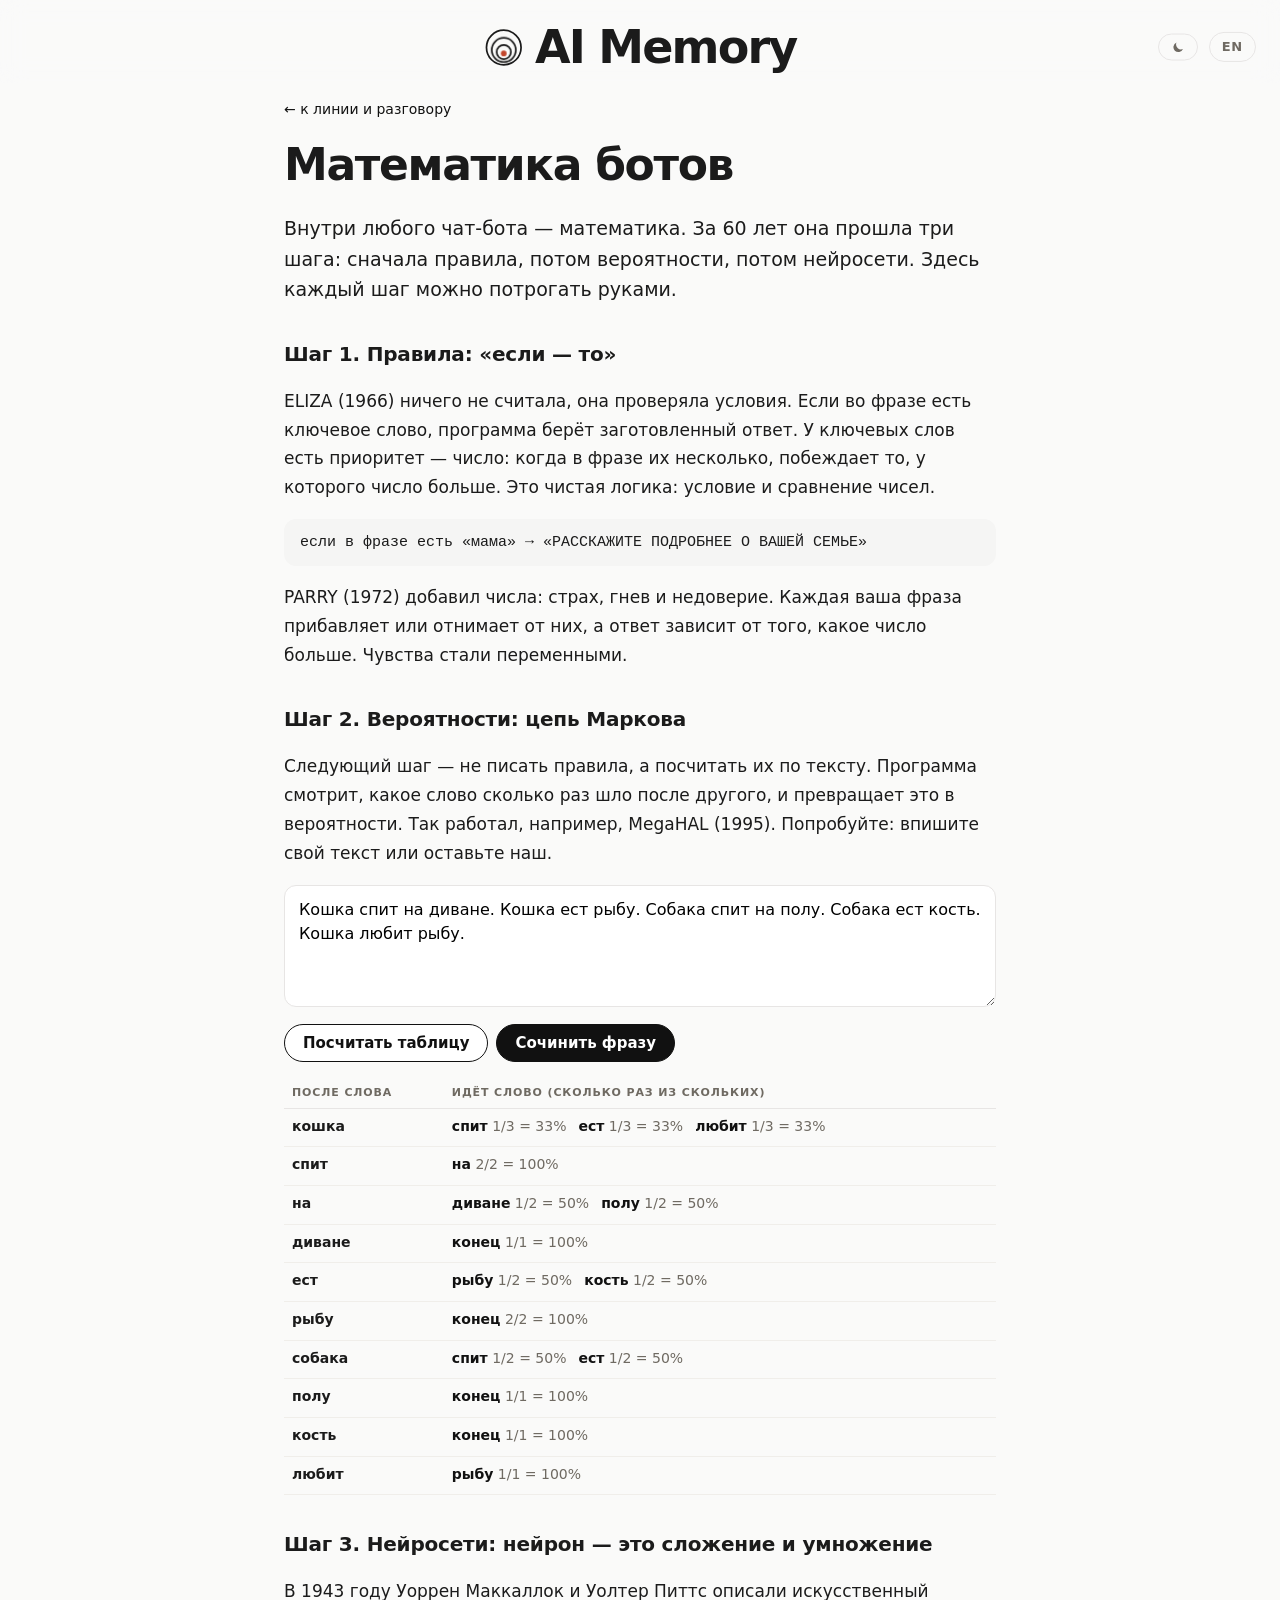
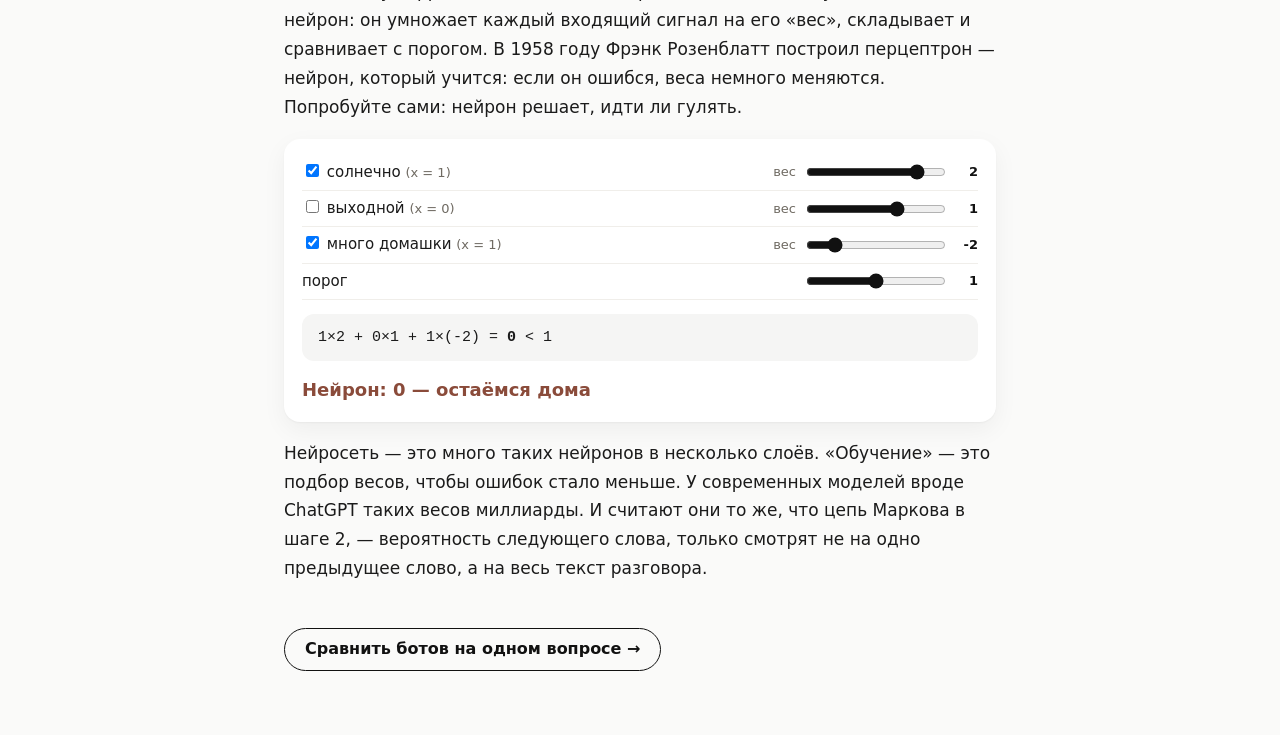
<file: math.html>
<!doctype html>
<html lang="ru">
<head>
  <meta charset="utf-8">
  <meta name="viewport" content="width=device-width, initial-scale=1">
  <meta http-equiv="Content-Security-Policy" content="default-src 'self'; script-src 'self' 'sha256-2xfik1AjApnidtZicWJPVfL6fdvAz65zOWcOT8AOR+E=' https://cdn.jsdelivr.net; style-src 'self' 'unsafe-inline' https://fonts.googleapis.com; font-src https://fonts.gstatic.com; img-src 'self' data: https://upload.wikimedia.org; connect-src 'self' https://api.anthropic.com https://api.openai.com https://api.open-meteo.com https://geocoding-api.open-meteo.com https://cdn.jsdelivr.net; object-src 'none'; base-uri 'self'; form-action 'self'">
  <meta name="referrer" content="strict-origin-when-cross-origin">
  <title>AI Memory — математика ботов</title>
  <link rel="preconnect" href="https://fonts.googleapis.com">
  <link href="https://fonts.googleapis.com/css2?family=Manrope:wght@400;500;700;800&family=PT+Mono&family=PT+Serif:wght@400;700&family=IBM+Plex+Sans:wght@400;500;600&display=swap" rel="stylesheet">
  <link rel="icon" href="icon.svg" type="image/svg+xml">
  <link rel="apple-touch-icon" href="apple-touch-icon.png">
  <script>try{if(localStorage.getItem('museum-theme')==='dark')document.documentElement.dataset.theme='dark'}catch(e){}try{if(!sessionStorage.getItem('museum-logo')){sessionStorage.setItem('museum-logo','1');document.documentElement.classList.add('logo-spin')}}catch(e){}</script>
  <link rel="stylesheet" href="style.css?v=160">
</head>
<body>
  <header class="top story-top">
    <div class="brand"><h1><a href="index.html"><svg class="logo" viewBox="0 0 64 64" fill="none" stroke="currentColor" stroke-width="2.8" aria-hidden="true"><circle cx="32" cy="31.6" r="28"/><circle cx="32" cy="35.5" r="19.5"/><circle cx="32" cy="38.9" r="11.5"/><circle cx="32" cy="41.2" r="4.6" fill="#c2462c" stroke="none"/></svg>AI Memory</a></h1><button type="button" class="lang theme-btn" id="themeBtn">☾</button><button type="button" class="lang" id="langBtn">EN</button></div>
  </header>
  <main class="story mathpage" id="math"></main>
  <script src="bots/util.js?v=160"></script>
  <script src="math.js?v=160"></script>
  <script src="theme.js?v=160"></script>
</body>
</html>
</file>
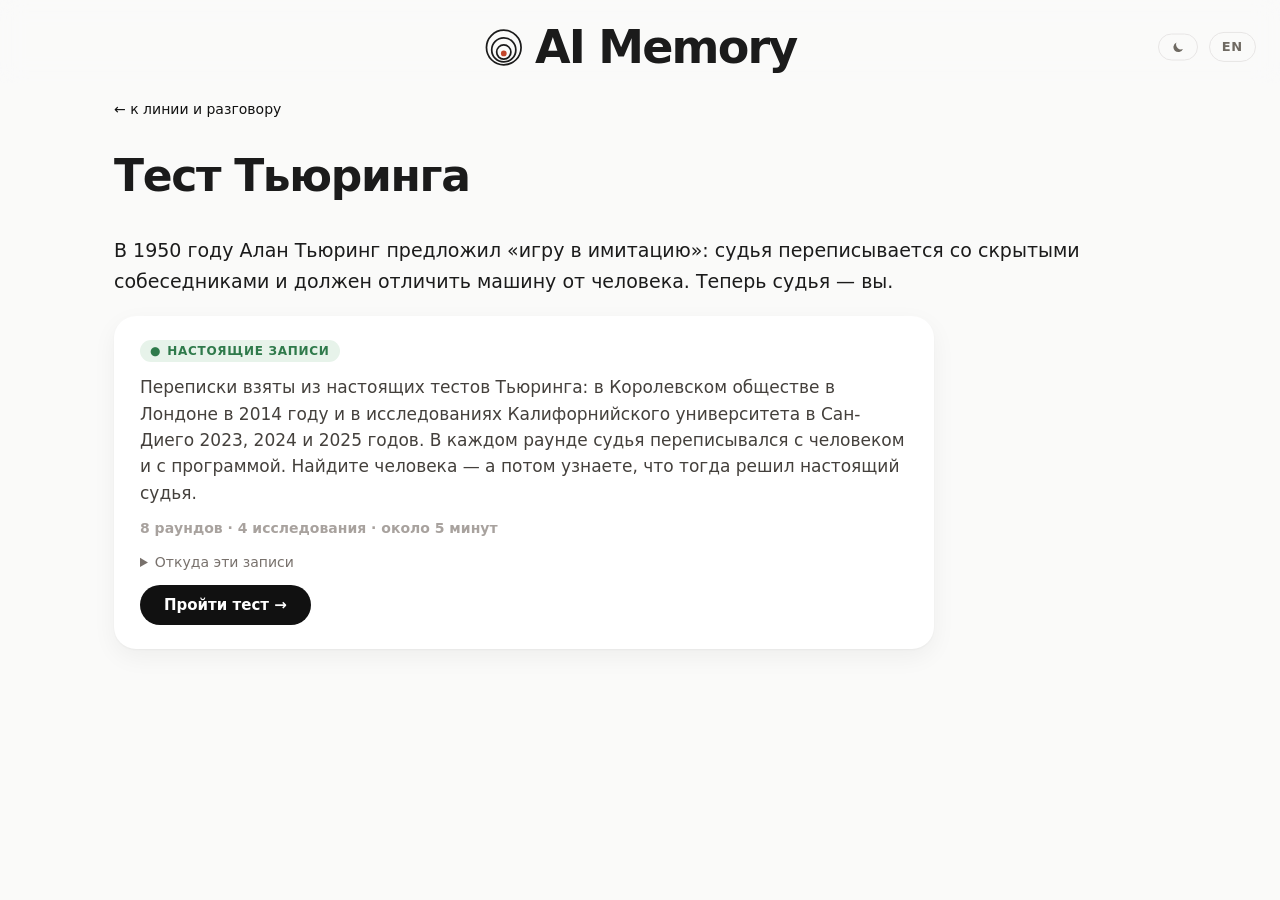
<file: turing.html>
<!doctype html>
<html lang="ru">
<head>
  <meta charset="utf-8">
  <meta name="viewport" content="width=device-width, initial-scale=1">
  <meta http-equiv="Content-Security-Policy" content="default-src 'self'; script-src 'self' 'sha256-2xfik1AjApnidtZicWJPVfL6fdvAz65zOWcOT8AOR+E=' https://cdn.jsdelivr.net; style-src 'self' 'unsafe-inline' https://fonts.googleapis.com; font-src https://fonts.gstatic.com; img-src 'self' data: https://upload.wikimedia.org; connect-src 'self' https://api.anthropic.com https://api.openai.com https://api.open-meteo.com https://geocoding-api.open-meteo.com https://cdn.jsdelivr.net; object-src 'none'; base-uri 'self'; form-action 'self'">
  <meta name="referrer" content="strict-origin-when-cross-origin">
  <title>AI Memory — тест Тьюринга</title>
  <link rel="preconnect" href="https://fonts.googleapis.com">
  <link href="https://fonts.googleapis.com/css2?family=Manrope:wght@400;500;700;800&family=PT+Mono&family=PT+Serif:wght@400;700&family=IBM+Plex+Sans:wght@400;500;600&display=swap" rel="stylesheet">
  <link rel="icon" href="icon.svg" type="image/svg+xml">
  <link rel="apple-touch-icon" href="apple-touch-icon.png">
  <script>try{if(localStorage.getItem('museum-theme')==='dark')document.documentElement.dataset.theme='dark'}catch(e){}try{if(!sessionStorage.getItem('museum-logo')){sessionStorage.setItem('museum-logo','1');document.documentElement.classList.add('logo-spin')}}catch(e){}</script>
  <link rel="stylesheet" href="style.css?v=160">
</head>
<body>
  <header class="top story-top">
    <div class="brand"><h1><a href="index.html"><svg class="logo" viewBox="0 0 64 64" fill="none" stroke="currentColor" stroke-width="2.8" aria-hidden="true"><circle cx="32" cy="31.6" r="28"/><circle cx="32" cy="35.5" r="19.5"/><circle cx="32" cy="38.9" r="11.5"/><circle cx="32" cy="41.2" r="4.6" fill="#c2462c" stroke="none"/></svg>AI Memory</a></h1><button type="button" class="lang theme-btn" id="themeBtn">☾</button><button type="button" class="lang" id="langBtn">EN</button></div>
  </header>
  <main class="story turingpage">
    <a class="back" id="turingBack" href="index.html#turing">← к линии и разговору</a>
    <h2 id="turingTitle">Тест Тьюринга</h2>
    <p class="lead" id="turingLead"></p>
    <div class="turing" id="turingBox"></div>
  </main>
  <script src="bots/util.js?v=160"></script>
  <script src="turing-data.js?v=160"></script>
  <script src="turing.js?v=160"></script>
  <script src="theme.js?v=160"></script>
</body>
</html>
</file>
<file: style.css>
:root {
  --bg: #ffffff;
  --band: #f7f5f0;
  --panel: #ffffff;
  --line: #e2ddd3;
  --text: #1b1b1b;
  --muted: #6f6a62;
  --accent: #d6333b;
  --serif: 'PT Serif', Georgia, serif;
  --sans: 'IBM Plex Sans', system-ui, -apple-system, sans-serif;
  --pixel: 'PT Mono', 'Courier New', monospace;
}

* { box-sizing: border-box; }

html, body { margin: 0; }

body {
  background: var(--bg);
  color: var(--text);
  font-family: var(--sans);
  font-size: 16px;
  line-height: 1.55;
  overflow-x: hidden;
}

button { font: inherit; cursor: pointer; }

.top {
  position: sticky;
  top: 0;
  z-index: 5;
  background: var(--band);
  border-bottom: 1px solid var(--line);
  padding: 22px 24px 10px;
}

.brand { text-align: center; }

.brand h1 {
  font-family: var(--serif);
  font-weight: 400;
  font-size: 46px;
  line-height: 1.1;
  margin: 0;
  color: var(--text);
}


.timeline {
  overflow-x: auto;
  margin-top: 4px;
  padding: 0 24px;
  scrollbar-width: thin;
}

.track { position: relative; }

.rails { position: absolute; inset: 0; width: 100%; height: 100%; overflow: visible; }
.rails path { fill: none; stroke: var(--accent); stroke-width: 2; stroke-linecap: round; stroke-linejoin: round; }

.mark {
  position: absolute;
  width: 0;
  height: 0;
  background: none;
  border: 0;
  padding: 0;
  color: var(--text);
}

.mark .dot {
  position: absolute;
  left: -7px;
  top: -7px;
  width: 14px;
  height: 14px;
  border-radius: 50%;
  background: #fff;
  border: 2px solid #8a857c;
  transition: transform 0.15s, background 0.15s;
}

.mark .lbl {
  position: absolute;
  bottom: 13px;
  left: 0;
  transform: translateX(-50%);
  white-space: nowrap;
  text-align: center;
  display: flex;
  flex-direction: column;
  line-height: 1.2;
}

.mark.below .lbl { bottom: auto; top: 13px; }

.mark .lbl b { font-family: var(--serif); font-size: 13px; font-weight: 400; color: #4a4741; }
.mark .lbl i { font-style: normal; font-size: 11px; color: var(--muted); }

.mark:hover .dot { transform: scale(1.25); }
.mark.active .dot { background: var(--accent); border-color: var(--accent); transform: scale(1.3); box-shadow: 0 0 0 6px rgba(214, 51, 59, 0.14); }
.mark.active .lbl b { color: var(--accent); }

.era { position: absolute; transform: translateX(-50%); white-space: nowrap; font-size: 10px; font-weight: 600; letter-spacing: 0.08em; text-transform: uppercase; color: var(--muted); }


.exhibit {
  display: grid;
  grid-template-columns: minmax(0, 5fr) minmax(0, 7fr);
  gap: 24px;
  padding: 12px 24px 24px;
  max-width: 1400px;
  margin: 0 auto;
}

.card {
  background: var(--panel);
  border: 1px solid var(--line);
  border-radius: 2px;
  padding: 24px 26px;
  box-shadow: 0 1px 3px rgba(0, 0, 0, 0.05);
  align-self: start;
}

.card .year { font-family: var(--serif); font-size: 52px; line-height: 1; color: var(--accent); }
.card h2 { font-family: var(--serif); font-weight: 400; font-size: 32px; margin: 6px 0 2px; padding-bottom: 4px; border-bottom: 1px solid var(--accent); }
.card .origin {
  display: inline-block;
  font-size: 12px;
  font-weight: 600;
  letter-spacing: 0.06em;
  text-transform: uppercase;
  padding: 3px 18px 3px 12px;
  margin-bottom: 10px;
  color: #fff;
  background: var(--accent);
  clip-path: polygon(0 0, calc(100% - 9px) 0, 100% 50%, calc(100% - 9px) 100%, 0 100%);
}

.card .source { color: var(--muted); font-size: 13px; margin: 0 0 16px; }

.card .lead { font-size: 17px; }
.card h3 { font-size: 13px; text-transform: uppercase; letter-spacing: 0.08em; color: var(--text); margin: 22px 0 6px; }
.card p { margin: 0; }
.card ul { margin: 0; padding-left: 18px; }
.card li { margin: 6px 0; }

.card .nav {
  display: flex;
  justify-content: space-between;
  gap: 12px;
  margin-top: 24px;
  border-top: 1px solid var(--line);
  padding-top: 16px;
}

.card .nav button {
  background: none;
  border: 1px solid var(--line);
  color: var(--text);
  border-radius: 999px;
  padding: 6px 14px;
  font-size: 14px;
}

.card .nav button:hover { border-color: var(--accent); color: var(--accent); }
.card .soon-next { color: var(--muted); font-size: 13px; align-self: center; }

.chat {
  display: flex;
  flex-direction: column;
  height: calc(100vh - var(--top, 180px) - 14px);
  height: calc(100dvh - var(--top, 180px) - 14px);
  min-height: 560px;
  position: sticky;
  top: var(--top, 180px);
}

.term {
  --scr: #050505;
  --fg: #e8e8e8;
  --dim: #8a8a8a;
  --glow: rgba(255, 255, 255, 0.25);
  flex: 1;
  min-height: 0;
  display: flex;
  flex-direction: column;
  background: var(--scr);
  color: var(--fg);
  font-family: var(--pixel);
  border: 1px solid #000;
  border-radius: 12px;
  overflow: hidden;
  box-shadow: 0 0 0 6px #e8e4dc, 0 0 0 7px #d3cdc2, 0 14px 34px rgba(0, 0, 0, 0.16);
  position: relative;
}

.term::after {
  content: '';
  position: absolute;
  inset: 34px 0 0;
  pointer-events: none;
  background:
    repeating-linear-gradient(0deg, rgba(0, 0, 0, 0.28) 0 1px, transparent 1px 3px),
    radial-gradient(ellipse at center, transparent 60%, rgba(0, 0, 0, 0.45) 100%);
}

.term-bar {
  display: flex;
  align-items: center;
  gap: 12px;
  height: 34px;
  padding: 0 12px;
  background: #2a2c33;
  color: #b9b6ad;
  font-family: var(--pixel);
  font-size: 13px;
  border-bottom: 1px solid #000;
  flex: none;
}

.lights { display: flex; gap: 6px; }
.lights i { width: 11px; height: 11px; border-radius: 50%; background: #ff5f57; }
.lights i:nth-child(2) { background: #febc2e; }
.lights i:nth-child(3) { background: #28c840; }

.term-title { flex: 1; text-align: center; overflow: hidden; text-overflow: ellipsis; white-space: nowrap; }

.chat-tools { display: flex; gap: 6px; }

.tool {
  white-space: nowrap;
  background: none;
  border: 1px solid #4a4d57;
  color: #b9b6ad;
  border-radius: 4px;
  padding: 1px 8px;
  font-family: var(--pixel);
  font-size: 12px;
}

.tool:hover { color: #fff; border-color: #888; }
.tool.on { color: #febc2e; border-color: #febc2e; }

.keybar {
  flex: none;
  display: flex;
  gap: 8px;
  padding: 8px 12px;
  background: #1d1f25;
  border-bottom: 1px solid #000;
  position: relative;
  z-index: 2;
}

.keybar[hidden] { display: none; }

.keybar input {
  flex: 1;
  min-width: 0;
  background: #0b0c0f;
  border: 1px solid #4a4d57;
  border-radius: 4px;
  color: #e8e8e8;
  padding: 4px 8px;
  font-family: var(--pixel);
  font-size: 13px;
  outline: none;
}

.keybar input:focus { border-color: #febc2e; }

.meters {
  flex: none;
  padding: 8px 18px;
  font-size: 14px;
  color: var(--fg);
  border-bottom: 1px dashed var(--dim);
  white-space: pre-wrap;
  text-shadow: 0 0 6px var(--glow);
}

.meters[hidden] { display: none; }

.screen {
  flex: 1;
  overflow-y: auto;
  padding: 16px 18px 20px;
  font-size: 17px;
  line-height: 1.5;
  text-shadow: 0 0 6px var(--glow);
  cursor: text;
  scrollbar-color: var(--dim) transparent;
}

.msg { margin: 0 0 10px; white-space: pre-wrap; word-wrap: break-word; }
.msg .who { margin-right: 8px; white-space: nowrap; }
.msg.bot .who { color: var(--dim); }
.msg.user { color: var(--dim); }
.msg.user .who { margin-right: 6px; }

.msg.typing .text::after {
  content: '█';
  animation: blink 1s steps(1) infinite;
  margin-left: 1px;
}

@keyframes blink { 50% { opacity: 0; } }

.composer {
  display: flex;
  align-items: baseline;
  gap: 8px;
  margin-top: 6px;
  padding-top: 10px;
  border-top: 1px dashed var(--dim);
}

.composer input::placeholder { color: var(--dim); opacity: 0.7; }
.composer input:disabled { opacity: 0.5; }
.prompt { color: var(--fg); }

.composer input {
  flex: 1;
  min-width: 0;
  background: transparent;
  border: 0;
  outline: none;
  padding: 0;
  color: var(--fg);
  caret-color: var(--fg);
  font: inherit;
  text-shadow: inherit;
}

.t-eliza { --scr: #0a0b0a; --fg: #e9eee6; --dim: #8d978a; --glow: rgba(220, 255, 220, 0.25); }
.t-parry { --scr: #0c0904; --fg: #ffb000; --dim: #a8741a; --glow: rgba(255, 176, 0, 0.45); }
.t-racter { --scr: #020f04; --fg: #39ff6a; --dim: #1fa543; --glow: rgba(57, 255, 106, 0.4); }
.t-jabber { --scr: #0b0d12; --fg: #c8d3e6; --dim: #6f7b91; --glow: rgba(160, 190, 255, 0.25); }
.t-sbaitso { --scr: #0000a8; --fg: #ffff55; --dim: #55ffff; --glow: rgba(255, 255, 85, 0.25); }
.t-alice { --scr: #0b0814; --fg: #e4c8ff; --dim: #9a7bc0; --glow: rgba(210, 160, 255, 0.35); }
.t-smarter { --scr: #0a1022; --fg: #ffd84a; --dim: #7fa0d8; --glow: rgba(255, 216, 74, 0.3); }
.t-clever { --scr: #04121a; --fg: #8fe3ff; --dim: #4f97b3; --glow: rgba(143, 227, 255, 0.35); }
.t-siri { --scr: #06060f; --fg: #e6e8ff; --dim: #8f84ff; --glow: rgba(150, 140, 255, 0.4); }
.t-eugene { --scr: #0f0e0a; --fg: #f1ead8; --dim: #c9a96e; --glow: rgba(240, 220, 170, 0.25); }
.t-chatgpt { --scr: #08130f; --fg: #d8f5ea; --dim: #10a37f; --glow: rgba(16, 163, 127, 0.35); }
.t-claude { --scr: #16120e; --fg: #f3e8d8; --dim: #d97757; --glow: rgba(217, 119, 87, 0.3); }
.t-sbaitso::after { background: repeating-linear-gradient(0deg, rgba(0, 0, 0, 0.18) 0 1px, transparent 1px 3px); }

.chips { display: flex; flex-wrap: wrap; gap: 6px; margin: 16px 0 0; }

.chip {
  background: none;
  border: 1px dashed var(--line);
  color: var(--muted);
  border-radius: 999px;
  padding: 4px 12px;
  font-size: 13px;
}

.chip:hover { color: var(--accent); border-color: var(--accent); }

.note {
  max-width: 1400px;
  margin: 0 auto;
  padding: 0 24px 32px;
  color: var(--muted);
  font-size: 13px;
}

@media (max-width: 900px) {
  .top { position: static; padding: 16px 16px 4px; }
  .brand h1 { font-size: 30px; }
  .exhibit { grid-template-columns: 1fr; padding: 8px 16px 16px; gap: 16px; }
  .chat { position: static; height: 74vh; height: 74dvh; min-height: 460px; order: -1; }
  .screen { font-size: 15px; padding: 12px 14px 16px; }
  .term-title { text-align: left; }
  .card { padding: 20px; }
  .card .year { font-size: 44px; }
  .note { padding: 0 16px 24px; }
}

.t-megahal { --scr: #0d0a06; --fg: #ffcf8a; --dim: #b07a3a; --glow: rgba(255, 190, 110, 0.3); }
.t-archive { --scr: #101012; --fg: #c9c9cf; --dim: #7a7a84; --glow: rgba(200, 200, 210, 0.15); }
.msg.sys, .msg.sys .who { color: var(--dim); }
.card .when { color: var(--muted); font-size: 13px; margin-top: 4px; }
.card .refs { font-size: 13px; }
.card .refs a, .card a { color: var(--accent); }

.card .more { display: inline-block; margin: 4px 0 18px; color: var(--accent); font-weight: 600; text-decoration: none; border: 1px solid var(--accent); border-radius: 999px; padding: 6px 16px; }
.card .more:hover { background: var(--accent); color: #fff; }

.story-top { position: static; }
.brand h1 a { color: inherit; text-decoration: none; }
.story { max-width: 760px; margin: 0 auto; padding: 8px 24px 64px; }
.story .back, .story .talk { color: var(--accent); text-decoration: none; font-size: 14px; }
.story .back { display: inline-block; margin: 8px 0 18px; }
.story .talk { display: inline-block; margin-top: 28px; font-weight: 600; font-size: 16px; border: 1px solid var(--accent); border-radius: 999px; padding: 8px 20px; }
.story .year { font-family: var(--serif); font-size: 60px; line-height: 1; color: var(--accent); }
.story h2 { font-family: var(--serif); font-weight: 400; font-size: 44px; margin: 6px 0 4px; padding-bottom: 6px; border-bottom: 1px solid var(--accent); }
.story .who { color: var(--muted); margin-bottom: 18px; }
.story .lead { font-size: 19px; line-height: 1.6; }
.story h3 { font-size: 13px; letter-spacing: 0.08em; text-transform: uppercase; color: var(--text); margin: 34px 0 10px; }
.story p, .story li { font-size: 17px; line-height: 1.7; }
.story figure { margin: 30px 0; }
.story img { display: block; max-width: 100%; max-height: 480px; margin: 0 auto; border: 1px solid var(--line); }
.story figcaption { text-align: center; color: var(--muted); font-size: 14px; margin-top: 8px; line-height: 1.5; }
.story figcaption span { display: block; font-size: 12px; opacity: 0.8; }
.story a { color: var(--accent); }
@media (max-width: 900px) {
  .story { padding: 4px 16px 48px; }
  .story h2 { font-size: 34px; }
  .story .year { font-size: 48px; }
}

.card .plaque-top { display: flex; justify-content: space-between; gap: 12px; font-size: 11px; font-weight: 600; letter-spacing: 0.1em; text-transform: uppercase; color: var(--muted); padding-bottom: 10px; margin: -6px 0 16px; border-bottom: 1px solid var(--line); }
.card .plaque-top span:last-child { text-align: right; }
.card .plaque { display: grid; grid-template-columns: 1fr 1fr; gap: 10px 20px; margin: 14px 0 18px; padding: 14px 16px; background: var(--band); border: 1px solid var(--line); border-left: 3px solid var(--accent); }
.card .plaque dt { font-size: 10px; font-weight: 600; letter-spacing: 0.1em; text-transform: uppercase; color: var(--muted); }
.card .plaque dd { margin: 2px 0 0; font-family: var(--serif); font-size: 15px; line-height: 1.3; }
@media (max-width: 900px) { .card .plaque { grid-template-columns: 1fr; } .card .plaque-top { flex-direction: column; gap: 2px; } .card .plaque-top span:last-child { text-align: left; } }

.shelf { max-width: 1400px; margin: 24px auto 0; padding: 32px 24px 40px; border-top: 1px solid var(--line); }
.shelf h2 { font-family: var(--serif); font-weight: 400; font-size: 34px; margin: 0 0 6px; }
.shelf-intro { color: var(--muted); max-width: 720px; margin: 0 0 22px; }
.shelf-list { display: grid; grid-template-columns: repeat(auto-fill, minmax(280px, 1fr)); gap: 22px; }
.shelf-item { display: flex; flex-direction: column; gap: 4px; color: var(--text); text-decoration: none; background: var(--panel); border: 1px solid var(--line); padding: 0 0 18px; box-shadow: 0 1px 3px rgba(0, 0, 0, 0.05); transition: border-color 0.15s; }
.shelf-item:hover { border-color: var(--accent); }
.shelf-item img { width: 100%; height: 180px; object-fit: cover; background: var(--band); margin-bottom: 10px; filter: grayscale(0.35); }
.shelf-item > span, .shelf-item > b { padding: 0 18px; }
.shelf-year { font-family: var(--serif); font-size: 26px; line-height: 1; color: var(--accent); }
.shelf-item b { font-family: var(--serif); font-weight: 400; font-size: 22px; }
.shelf-lead { color: var(--muted); font-size: 14px; line-height: 1.5; flex: 1; }
.shelf-more { color: var(--accent); font-size: 14px; font-weight: 600; margin-top: 6px; }
@media (max-width: 900px) { .shelf { padding: 24px 16px 32px; } }
.shelf-blank { display: flex; align-items: center; justify-content: center; height: 180px; margin-bottom: 10px; padding: 0 !important; background: var(--band); border-bottom: 1px solid var(--line); font-family: var(--serif); font-size: 64px; color: #cfc8bb; }

.term { box-shadow: 0 0 0 1px var(--line), 0 14px 34px rgba(0, 0, 0, 0.1); border: 0; background: linear-gradient(160deg, color-mix(in srgb, var(--dim) 45%, #3a3d46) 0%, color-mix(in srgb, var(--scr) 80%, #2a2c33) 60%, var(--scr) 100%); }
.term::after { display: none; }
.screen, .meters { text-shadow: none; }
.term-bar { background: rgba(255, 255, 255, 0.08); border-bottom: 1px solid rgba(255, 255, 255, 0.08); }

.brand { position: relative; }
.lang { position: absolute; right: 0; top: 50%; transform: translateY(-50%); background: none; border: 1px solid var(--line); color: var(--muted); border-radius: 999px; padding: 4px 12px; font-size: 13px; font-weight: 600; letter-spacing: 0.06em; }
.lang:hover { color: var(--accent); border-color: var(--accent); }

/* Вид: сферы ботов */
:root { --sans: 'Manrope', system-ui, sans-serif; }
.brand h1, .card h2, .card .year, .shelf h2, .mark .lbl b, .card .plaque dd { font-family: 'Manrope', system-ui, sans-serif; }
body { background: #fafaf9; }
:root { --accent: #111; --line: #e7e5e4; }
.top { background: rgba(250, 250, 249, 0.85); backdrop-filter: blur(12px); -webkit-backdrop-filter: blur(12px); border-bottom: 0; }
.brand h1 { font-weight: 800; letter-spacing: -0.04em; }
.rails path { stroke: #d6d3d1; stroke-width: 2; }
.mark.active .lbl b { color: #111; font-weight: 700; }
.card { background: #fff; border: 0; border-radius: 24px; box-shadow: 0 1px 2px rgba(0,0,0,.04), 0 12px 40px rgba(0,0,0,.06); position: relative; overflow: hidden; }
.card > * { position: relative; }
.card .year { color: #111; font-weight: 800; letter-spacing: -0.05em; font-size: 64px; }
.card h2 { font-weight: 700; border-bottom: 0; }
.card .plaque { background: #f5f5f4; border: 0; border-radius: 16px; }
.card .plaque-top { border-bottom: 0; }
.card .origin { clip-path: none; border-radius: 999px; background: #111; }
.card .more { border-radius: 999px; color: #111; border-color: #111; }
.card .more:hover { background: #111; color: #fff; }
.term { border-radius: 24px; }
.shelf-item { border: 0; border-radius: 20px; overflow: hidden; box-shadow: 0 12px 40px rgba(0,0,0,.06); }
.shelf-year { color: #111; }
.mark.active .dot { box-shadow: 0 0 0 6px rgba(0, 0, 0, 0.08); }

/* Терминалы по эпохам */

.term.era-1 { --fg: #000; --win: #c0c0c0; background: var(--win); color: #000; font-family: Tahoma, Verdana, 'Segoe UI', sans-serif; border-radius: 0; box-shadow: inset -1px -1px #0a0a0a, inset 1px 1px #fff, inset -2px -2px #808080, inset 2px 2px #dfdfdf, 0 14px 34px rgba(0, 0, 0, 0.12); padding: 3px; }
.term.era-1 .term-bar { height: 26px; margin: 0 0 3px; padding: 0 3px 0 6px; background: linear-gradient(90deg, #000080, #1084d0); color: #fff; font: 700 13px Tahoma, Verdana, sans-serif; border: 0; }
.term.era-1 .lights { display: none; }
.term.era-1 .term-title { text-align: left; }
.term.era-1 .tool { background: var(--win); color: #000; border: 0; border-radius: 0; font: 12px Tahoma, Verdana, sans-serif; padding: 1px 8px; box-shadow: inset -1px -1px #0a0a0a, inset 1px 1px #fff, inset -2px -2px #808080, inset 2px 2px #dfdfdf; }
.term.era-1 .tool.on { color: #000080; font-weight: 700; }
.term.era-1 .screen { background: #fff; font-size: 15px; box-shadow: inset 1px 1px #808080, inset -1px -1px #fff, inset 2px 2px #0a0a0a, inset -2px -2px #dfdfdf; }
.term.era-1 .msg.bot .who { color: #000080; font-weight: 700; }
.term.era-1 .msg.user, .term.era-1 .msg.user .who { color: #444; }
.term.era-1 .composer { border-top: 1px solid #c0c0c0; }
.term.era-1 .composer input { color: #000; caret-color: #000; }
.term.era-1 .composer input::placeholder, .term.era-1 .prompt { color: #808080; }
.term.era-1 .meters { color: #000; border-bottom: 1px solid #808080; }
.term.era-1 .keybar { background: var(--win); border-bottom: 0; }
.term.era-1 .keybar input { background: #fff; color: #000; border-radius: 0; border-color: #808080; }

.term.era-2 { background: #fff; color: #111; font-family: -apple-system, 'SF Pro Text', 'Helvetica Neue', sans-serif; border-radius: 28px; box-shadow: 0 0 0 1px var(--line), 0 14px 34px rgba(0, 0, 0, 0.08); }
.term.era-2 .term-bar { height: 44px; background: rgba(248, 248, 248, 0.92); color: #111; border-bottom: 1px solid #e5e5ea; font: 600 14px -apple-system, 'Helvetica Neue', sans-serif; }
.term.era-2 .lights { display: none; }
.term.era-2 .tool { color: #0a84ff; border: 0; font: 14px -apple-system, 'Helvetica Neue', sans-serif; }
.term.era-2 .screen { font-size: 16px; line-height: 1.35; display: flex; flex-direction: column; }
.term.era-2 #log { display: flex; flex-direction: column; flex: 1; }
.term.era-2 .msg { max-width: 78%; padding: 8px 14px; border-radius: 20px; margin-bottom: 6px; }
.term.era-2 .msg .who { display: none; }
.term.era-2 .msg.bot, .term.era-2 .msg.sys { align-self: flex-start; background: #e9e9eb; color: #111; }
.term.era-2 .msg.user { align-self: flex-end; background: color-mix(in srgb, var(--dim) 85%, #000); color: #fff; }
.term.era-2 .composer { border: 1px solid #d1d1d6; border-radius: 20px; padding: 7px 14px; align-items: center; }
.term.era-2 .prompt { display: none; }
.term.era-2 .composer input { color: #111; caret-color: var(--dim); }
.term.era-2 .composer input::placeholder { color: #8e8e93; }
.term.era-2 .meters { color: #111; border-bottom: 1px solid #e5e5ea; }

.term.era-3 { background: #fff; color: #1b1b1b; font-family: var(--sans); border-radius: 24px; box-shadow: 0 0 0 1px var(--line), 0 14px 34px rgba(0, 0, 0, 0.06); }
.term.era-3 .term-bar { background: #fff; color: #6f6a62; border-bottom: 1px solid #f0eeea; font: 13px var(--sans); }
.term.era-3 .lights { display: none; }
.term.era-3 .term-title { text-align: left; }
.term.era-3 .tool { color: #6f6a62; border: 1px solid #e7e5e4; border-radius: 999px; font: 12px var(--sans); padding: 2px 10px; }
.term.era-3 .screen { font-size: 16px; line-height: 1.6; padding: 20px 24px; display: flex; flex-direction: column; }
.term.era-3 #log { display: flex; flex-direction: column; flex: 1; }
.term.era-3 .msg { margin-bottom: 14px; }
.term.era-3 .msg.bot .who { display: block; color: var(--dim); font-weight: 700; font-size: 13px; text-transform: none; }
.term.era-3 .msg.sys .who { display: block; color: #a8a29e; font-size: 13px; }
.term.era-3 .msg.user { align-self: flex-end; max-width: 80%; background: #f5f5f4; color: #1b1b1b; padding: 10px 16px; border-radius: 18px; }
.term.era-3 .msg.user .who { display: none; }
.term.era-3 .composer { border: 1px solid #e7e5e4; border-radius: 999px; padding: 10px 18px; align-items: center; box-shadow: 0 4px 16px rgba(0, 0, 0, 0.05); }
.term.era-3 .prompt { display: none; }
.term.era-3 .composer input { color: #1b1b1b; caret-color: var(--dim); }
.term.era-3 .composer input::placeholder { color: #a8a29e; }
.term.era-3 .meters { color: #1b1b1b; border-bottom: 1px solid #f0eeea; }
.term.era-3 .msg.typing .text::after, .term.era-2 .msg.typing .text::after { content: '●'; color: var(--dim); }

.sources { margin: 28px 0 8px; font-size: 12px; color: var(--muted); }
.sources summary { cursor: pointer; list-style: none; font-size: 12px; letter-spacing: 0.04em; color: var(--muted); }
.sources summary::-webkit-details-marker { display: none; }
.sources summary::after { content: ' ▸'; }
.sources[open] summary::after { content: ' ▾'; }
.sources .refs { margin: 8px 0 0; padding-left: 16px; font-size: 12px; line-height: 1.6; }
.sources .refs a { color: var(--muted); }

/* Свой вид чата у отдельных ботов */
/* Dr. Sbaitso — DOS */
#term.t-sbaitso { --scr: #1f2a44; background: #1f2a44; color: #e6dca0; font-family: var(--pixel); border-radius: 6px; padding: 0; box-shadow: 0 0 0 1px #c9c3b5, 0 14px 34px rgba(0,0,0,.12); }
#term.t-sbaitso .term-bar { background: #b8b4a8; color: #1f2a44; height: 24px; margin: 0; font: 13px var(--pixel); }
#term.t-sbaitso .tool { background: none; box-shadow: none; color: #1f2a44; font: 12px var(--pixel); text-transform: uppercase; }
#term.t-sbaitso .screen { background: #1f2a44; box-shadow: none; font: 16px/1.5 var(--pixel); text-transform: uppercase; }
#term.t-sbaitso .msg.bot .who { color: #9fb4d8; font-weight: 400; }
#term.t-sbaitso .msg.user, #term.t-sbaitso .msg.user .who { color: #c8c8c8; }
#term.t-sbaitso .composer { border-top: 1px dashed #4a587a; }
#term.t-sbaitso .composer input { color: #e6dca0; caret-color: #e6dca0; }
#term.t-sbaitso .prompt, #term.t-sbaitso .composer input::placeholder { color: #7f8db0; }

/* SmarterChild — окно мессенджера AIM */
#term.t-smarter { background: #ece9e1; font-family: Arial, Helvetica, sans-serif; border-radius: 8px 8px 4px 4px; padding: 4px; box-shadow: 0 0 0 1px #b9b4a6, 0 14px 34px rgba(0,0,0,.1); }
#term.t-smarter .term-bar { background: linear-gradient(#7d93b5, #5f779c); border-radius: 5px 5px 0 0; font: 700 12px Arial, sans-serif; }
#term.t-smarter .tool { background: #ece9e1; box-shadow: none; border: 1px solid #9a968a; border-radius: 3px; }
#term.t-smarter .screen { background: #fff; font: 14px/1.45 Arial, Helvetica, sans-serif; box-shadow: none; border: 1px solid #a8a496; display: flex; flex-direction: column; }
#term.t-smarter #log { flex: 1; }
#term.t-smarter .msg { margin-bottom: 4px; }
#term.t-smarter .msg.bot .who { color: #a33c3c; font-weight: 700; }
#term.t-smarter .msg.user, #term.t-smarter .msg.user .who { color: #111; }
#term.t-smarter .msg.user .who { font-size: 0; }
#term.t-smarter .msg.user .who::before { content: 'Вы:'; font-size: 14px; color: #2f4f8a; font-weight: 700; }
#term.t-smarter .composer { border: 1px solid #a8a496; background: #fff; padding: 8px; margin: 8px -10px -12px; border-radius: 0; }
#term.t-smarter .prompt { display: none; }
#term.t-smarter .composer::after { content: 'Send'; font: 12px Arial; border: 1px solid #9a968a; background: #ece9e1; padding: 2px 12px; border-radius: 3px; color: #333; }

/* A.L.I.C.E. — веб-страница 1990-х */
#term.t-alice { background: #fff; border-radius: 2px; padding: 0; box-shadow: 0 0 0 1px #c9c3b5, 0 14px 34px rgba(0,0,0,.08); }
#term.t-alice .term-bar { background: #f1efe9; color: #555; border-bottom: 1px solid #ddd8cc; margin: 0; font: 12px Verdana, sans-serif; height: 30px; }
#term.t-alice .tool { background: #fff; box-shadow: none; border: 1px solid #bbb; font: 11px Verdana, sans-serif; }
#term.t-alice .screen { background: #fffef9; font: 16px/1.5 'Times New Roman', Times, serif; box-shadow: none; }
#term.t-alice .msg.bot .who { color: #7a2e2e; font-weight: 700; }
#term.t-alice .msg.user, #term.t-alice .msg.user .who { color: #1f3f7a; }
#term.t-alice .msg.user .who { font-size: 0; }
#term.t-alice .msg.user .who::before { content: 'Human:'; font-size: 16px; font-weight: 700; }
#term.t-alice .composer { border-top: 1px solid #ddd8cc; }
#term.t-alice .composer input { font-family: 'Times New Roman', serif; color: #111; }

/* Cleverbot — сайт 2000-х */
#term.t-clever { background: #fff; border-radius: 4px; padding: 0; box-shadow: 0 0 0 1px #c9c3b5, 0 14px 34px rgba(0,0,0,.08); }
#term.t-clever .term-bar { background: #e9eef1; color: #456; border-bottom: 1px solid #cfd8de; margin: 0; font: 700 12px Verdana, sans-serif; height: 30px; }
#term.t-clever .tool { background: #fff; box-shadow: none; border: 1px solid #b7c3cb; border-radius: 3px; font: 11px Verdana, sans-serif; }
#term.t-clever .screen { background: #fff; font: 14px/1.6 Verdana, Geneva, sans-serif; box-shadow: none; display: flex; flex-direction: column; }
#term.t-clever #log { flex: 1; }
#term.t-clever .msg .who { display: none; }
#term.t-clever .msg.bot { color: #2c5b74; }
#term.t-clever .msg.user { color: #333; }
#term.t-clever .composer { border: 1px solid #b7c3cb; padding: 6px 10px; border-radius: 3px; }
#term.t-clever .prompt { display: none; }
#term.t-clever .composer::after { content: 'думай'; font: 12px Verdana; background: #e9eef1; border: 1px solid #b7c3cb; padding: 2px 10px; border-radius: 3px; color: #456; }

/* Женя Густман — интерфейс конкурса */
#term.t-eugene { background: #f4f4f2; border-radius: 6px; font-family: Arial, sans-serif; }
#term.t-eugene .term-bar { background: #3a3f47; color: #e6e6e6; font: 12px Arial, sans-serif; height: 34px; }
#term.t-eugene .tool { color: #e6e6e6; border: 1px solid #5b616b; }
#term.t-eugene .screen { background: #fff; margin: 10px; border: 1px solid #ddd; border-radius: 4px; font: 15px/1.5 Arial, sans-serif; }
#term.t-eugene .msg { max-width: 100%; background: none !important; padding: 0; border-radius: 0; align-self: auto !important; color: #222 !important; }
#term.t-eugene .msg .who { display: inline; font-weight: 700; color: #6b5a2e; }
#term.t-eugene .msg.user .who { font-size: 0; }
#term.t-eugene .msg.user .who::before { content: 'Судья:'; font-size: 15px; color: #3a3f47; margin-right: 6px; }
#term.t-eugene .composer { border-radius: 4px; }

/* ChatGPT */
#term.t-chatgpt { background: #fff; font-family: -apple-system, 'Helvetica Neue', sans-serif; }
#term.t-chatgpt .term-bar { border-bottom: 0; color: #5d5d5d; font: 600 14px -apple-system, sans-serif; }
#term.t-chatgpt .msg.bot .who, #term.t-chatgpt .msg.sys .who { display: none; }
#term.t-chatgpt .msg.user { background: #f4f4f4; border-radius: 22px; }
#term.t-chatgpt .screen { font: 16px/1.65 -apple-system, 'Helvetica Neue', sans-serif; color: #0d0d0d; }
#term.t-chatgpt .composer { background: #fff; border: 1px solid #e5e5e5; border-radius: 26px; box-shadow: 0 2px 10px rgba(0,0,0,.05); }

/* Claude */
#term.t-claude { background: #f7f5ef; }
#term.t-claude .term-bar { background: #f7f5ef; border-bottom: 1px solid #ebe6da; color: #6b6458; }
#term.t-claude .msg.bot .who, #term.t-claude .msg.sys .who { display: none; }
#term.t-claude .msg.bot, #term.t-claude .msg.sys { font-family: Georgia, 'Times New Roman', serif; font-size: 17px; color: #2b2925; }
#term.t-claude .msg.user { background: #ece8dc; border-radius: 14px; }
#term.t-claude .composer { background: #fff; border: 1px solid #e4dfd2; border-radius: 18px; }

/* Архив: на линии с темой t-archive сейчас только DeepSeek */
#term.t-archive { background: #fff; }
#term.t-archive .term-bar { border-bottom: 0; }
#term.t-archive .msg.bot .who, #term.t-archive .msg.sys .who { display: none; }
#term.t-archive .msg.user { background: #eef2fb; border-radius: 14px; }
#term.t-archive .composer { background: #f6f7f9; border: 1px solid #e3e6ec; border-radius: 22px; }

/* Siri — экран iOS 5 */
#term.t-siri { background: repeating-linear-gradient(45deg, #2c2e33 0 2px, #2a2c31 2px 4px); color: #f2f2f2; border-radius: 28px; font-family: 'Helvetica Neue', Helvetica, sans-serif; box-shadow: 0 0 0 1px #c9c3b5, 0 14px 34px rgba(0,0,0,.12); }
#term.t-siri .term-bar { background: rgba(0,0,0,.25); color: #bfc2c8; border-bottom: 1px solid rgba(255,255,255,.06); font: 600 13px 'Helvetica Neue', sans-serif; }
#term.t-siri .tool { color: #bfc2c8; }
#term.t-siri .screen { font: 17px/1.4 'Helvetica Neue', Helvetica, sans-serif; }
#term.t-siri .msg { background: none !important; max-width: 90%; padding: 0; margin-bottom: 16px; }
#term.t-siri .msg.bot, #term.t-siri .msg.sys { align-self: flex-start; color: #e8e8ea; }
#term.t-siri .msg.user { align-self: flex-end; color: #fff; font-size: 18px; text-align: right; }
#term.t-siri .msg.user .text::before { content: '«'; }
#term.t-siri .msg.user .text::after { content: '»'; }
#term.t-siri .composer { background: rgba(255,255,255,.08); border: 1px solid rgba(255,255,255,.12); }
#term.t-siri .composer input { color: #fff; }
#term.t-siri .composer input::placeholder { color: #9a9ca3; }
#term.t-siri .composer::after { content: ''; width: 34px; height: 34px; flex: none; border-radius: 50%; background: radial-gradient(circle at 50% 35%, #e9e9ee, #9da0a8 70%, #6d7078); box-shadow: 0 0 0 2px rgba(255,255,255,.15), 0 0 14px rgba(150,140,255,.25); }
html[lang="en"] #term.t-smarter .msg.user .who::before { content: 'You:'; }
html[lang="en"] #term.t-eugene .msg.user .who::before { content: 'Judge:'; }
html[lang="en"] #term.t-clever .composer::after { content: 'think about it'; }
html[lang="en"] #term.t-siri .msg.user .text::before { content: '“'; }
html[lang="en"] #term.t-siri .msg.user .text::after { content: '”'; }

#term.t-archive #log { flex: 1; display: flex; flex-direction: column; align-items: center; justify-content: center; text-align: center; gap: 4px; }
#term.t-archive #log::before { content: 'DeepSeek'; font: 800 40px var(--sans); letter-spacing: -0.03em; color: #4d6bfe; opacity: 0.85; margin-bottom: 14px; }
#term.t-archive .msg { max-width: 460px; color: #55585f; font-size: 16px; }
#term.t-archive .screen { display: flex; flex-direction: column; }

/* ELIZA — распечатка пишущей машинки */
#term.t-eliza { background: #fbfaf6; color: #26241f; border-radius: 6px; box-shadow: 0 0 0 1px #ddd8cc, 0 14px 34px rgba(0,0,0,.08); }
#term.t-eliza .term-bar { background: #efece4; color: #6f6a62; border-bottom: 1px solid #e0dbcf; }
#term.t-eliza .tool { color: #6f6a62; border-color: #cfc9bc; }
#term.t-eliza .screen { font: 16px/1.6 'Courier New', Courier, monospace; text-shadow: none; text-transform: uppercase; }
#term.t-eliza .msg.bot .who { color: #8a8478; }
#term.t-eliza .msg.user, #term.t-eliza .msg.user .who { color: #55514a; }
#term.t-eliza .composer { border-top: 1px dashed #cfc9bc; }
#term.t-eliza .composer input { color: #26241f; caret-color: #26241f; }
#term.t-eliza .prompt, #term.t-eliza .composer input::placeholder { color: #a39d90; text-transform: none; }

/* PARRY — распечатка на бумаге с полосами */
#term.t-parry { background: #fdfdfb; color: #2a2a27; border-radius: 4px; box-shadow: 0 0 0 1px #ddd8cc, 0 14px 34px rgba(0,0,0,.08); }
#term.t-parry .term-bar { background: #eceee8; color: #66705f; border-bottom: 1px solid #dde0d6; }
#term.t-parry .tool { color: #66705f; border-color: #c9cec0; }
#term.t-parry .screen { padding: 16px 40px 20px; font: 15px/26px 'Courier New', Courier, monospace; text-shadow: none; text-transform: uppercase;
  background:
    radial-gradient(circle at 14px 13px, #e8e6df 4px, transparent 5px) left top / 28px 26px repeat-y,
    radial-gradient(circle at 14px 13px, #e8e6df 4px, transparent 5px) right top / 28px 26px repeat-y,
    repeating-linear-gradient(#e9f0e4 0 52px, #fdfdfb 52px 104px);
  background-attachment: local; }
#term.t-parry .msg { margin: 0; }
#term.t-parry .msg.bot .who { color: #7d8676; }
#term.t-parry .msg.user, #term.t-parry .msg.user .who { color: #4d5249; }
#term.t-parry .composer { border-top: 0; margin-top: 0; padding-top: 0; }
#term.t-parry .composer input { color: #2a2a27; caret-color: #2a2a27; }
#term.t-parry .prompt, #term.t-parry .composer input::placeholder { color: #9aa092; text-transform: none; }

/* Racter — Apple II, светлый вариант */
#term.t-racter { background: #f1f3ec; color: #34432f; border-radius: 10px; box-shadow: 0 0 0 1px #d9d6c8, 0 14px 34px rgba(0,0,0,.08); }
#term.t-racter .term-bar { background: #e9e5d8; color: #6f6a5c; border-bottom: 1px solid #ddd8c8; }
#term.t-racter .tool { color: #6f6a5c; border-color: #cbc5b2; }
#term.t-racter .screen { font: 16px/1.5 var(--pixel); text-shadow: none; text-transform: uppercase; }
#term.t-racter .msg.bot .who { color: #7f8f78; }
#term.t-racter .msg.user, #term.t-racter .msg.user .who { color: #5f6e59; }
#term.t-racter .composer { border-top: 1px dashed #c9cfbf; }
#term.t-racter .composer input { color: #34432f; caret-color: #34432f; }
#term.t-racter .prompt, #term.t-racter .composer input::placeholder { color: #9aa592; text-transform: none; }
#term.t-parry .meters { color: #6b6f63; border-bottom: 1px solid #e0e2da; background: #f6f7f2; text-shadow: none; }
#term.t-eliza .lights, #term.t-parry .lights, #term.t-racter .lights { display: none; }
#term.t-parry .term-bar, #term.t-racter .term-bar { justify-content: center; position: relative; }
#term.t-parry .chat-tools, #term.t-racter .chat-tools { position: absolute; right: 12px; }
#term.t-eliza { background: #fffdf7; border-radius: 2px; box-shadow: 0 1px 2px rgba(60, 50, 30, .12), 5px 5px 0 -1px #f6f2e8, 5px 5px 0 0 #e4ddcc, 10px 10px 0 -1px #f1ece0, 10px 10px 0 0 #ddd5c2, 0 18px 40px rgba(60, 50, 30, .10); margin-right: 10px; }
#term.t-eliza .term-bar { background: transparent; border-bottom: 0; justify-content: center; position: relative; padding-top: 18px; font: 12px 'Courier New', Courier, monospace; letter-spacing: 0.12em; text-transform: uppercase; color: #9a9284; }
#term.t-eliza .chat-tools { position: absolute; right: 14px; top: 12px; }
#term.t-eliza .tool { background: transparent; }
#term.t-eliza .screen { padding: 18px 56px 22px; }
#term.t-eliza .msg .text { color: #2b2620; text-shadow: 0 0 0.6px rgba(43, 38, 32, .55); }
#term.t-eliza .composer { border-top: 0; }

/* Название главнее года */
.card .titlerow { display: flex; align-items: baseline; flex-wrap: wrap; gap: 4px 14px; margin: 4px 0 2px; }
.card .titlerow h2 { margin: 0; padding: 0; font-size: 40px; line-height: 1.1; letter-spacing: -0.02em; }
.card .titlerow .year { font-size: 26px; font-weight: 600; letter-spacing: -0.02em; color: #a8a29e; line-height: 1; }

/* Подсказки внутри чата */
.screen { display: flex; flex-direction: column; }
#log { flex: 1; }
.chips { margin: 10px 0 0; gap: 6px; }
.term .chip { color: inherit; opacity: 0.6; border: 1px solid currentColor; background: transparent; font-size: 12px; padding: 3px 10px; font-family: inherit; text-transform: none; cursor: pointer; }
.term .chip:hover { opacity: 1; color: inherit; border-color: currentColor; }

/* Шапка чата на телефоне */
.chat-head { display: none; }
@media (max-width: 900px) {
  .chat-head { display: flex; align-items: baseline; gap: 8px; margin: 0 0 8px; font-size: 15px; }
  .chat-head span { color: var(--muted); }
  .card .titlerow h2 { font-size: 32px; }
  .card .titlerow .year { font-size: 22px; }
}
.term-title { min-width: 0; } .chat, .term, .screen, .composer { min-width: 0; } .composer input { min-width: 0; width: 100%; }

/* Один вопрос — всем */
.compare { max-width: 1400px; margin: 24px auto 0; padding: 32px 24px 40px; border-top: 1px solid var(--line); }
.compare h2 { font-size: 34px; font-weight: 800; letter-spacing: -0.03em; margin: 0 0 6px; font-family: var(--sans); }
.compare-intro { color: var(--muted); max-width: 720px; margin: 0 0 18px; }
.compare-form { display: flex; gap: 10px; max-width: 720px; }
.compare-form input { flex: 1; min-width: 0; font: 16px var(--sans); padding: 12px 18px; border: 1px solid var(--line); border-radius: 999px; background: #fff; outline: none; }
.compare-form input:focus { border-color: #111; }
.compare-form button { font: 600 15px var(--sans); padding: 0 22px; border: 0; border-radius: 999px; background: #111; color: #fff; cursor: pointer; }
.compare-form button:disabled { opacity: 0.5; }
.compare-tries { display: flex; flex-wrap: wrap; gap: 6px; margin: 12px 0 22px; }
.compare-grid { position: relative; max-width: 900px; }
.compare-grid::before { content: ''; position: absolute; left: 79px; top: 10px; bottom: 10px; width: 2px; background: var(--line); }
.cmp-row { display: grid; grid-template-columns: 64px 32px minmax(0, 1fr); align-items: start; margin-bottom: 12px; }
.cmp-year { font: 800 18px var(--sans); color: #a8a29e; text-align: right; padding-top: 12px; }
.cmp-dot { width: 12px; height: 12px; border-radius: 50%; background: var(--dim); margin: 17px auto 0; position: relative; box-shadow: 0 0 0 4px var(--bg, #fafaf9); }
.cmp { background: #fff; border-radius: 16px; padding: 12px 16px; box-shadow: 0 1px 2px rgba(0,0,0,.04), 0 8px 24px rgba(0,0,0,.05); }
.cmp b { display: block; font: 800 14px var(--sans); margin-bottom: 3px; }
.cmp-text { margin: 0; font-size: 15px; line-height: 1.45; color: #26241f; white-space: pre-wrap; }
.hall-0 .cmp-text { font-family: 'Courier New', Courier, monospace; text-transform: uppercase; font-size: 14px; }
.hall-1 .cmp-text { font-family: Verdana, Tahoma, sans-serif; font-size: 13.5px; }
.cmp-text:empty::before { content: '—'; color: #d6d3d1; }
.cmp-wait { color: #a8a29e; }
@media (max-width: 900px) { .compare { padding: 24px 16px 32px; } .compare h2 { font-size: 28px; } }
@media (max-width: 600px) {
  .cmp-row { grid-template-columns: 44px 24px minmax(0, 1fr); }
  .compare-grid::before { left: 55px; }
  .cmp-year { font-size: 14px; padding-top: 13px; }
  .cmp { padding: 10px 13px; } }
.cmp-dot { background: color-mix(in srgb, var(--dim) 70%, #888); }

/* Математика ботов */
.mathpage h2 { font-family: var(--sans); font-weight: 800; letter-spacing: -0.03em; font-size: 44px; border: 0; margin: 4px 0 10px; line-height: 1.05; }
.mathpage section { margin-top: 10px; }
.mathpage h3 { font-size: 20px; letter-spacing: -0.01em; text-transform: none; font-weight: 800; }
.mathpage .formula { font-family: 'PT Mono', monospace; font-size: 15px; background: #f5f5f4; border-radius: 12px; padding: 12px 16px; margin: 14px 0; overflow-x: auto; }
.mathpage textarea { width: 100%; box-sizing: border-box; font: 16px/1.5 var(--sans); padding: 12px 14px; border: 1px solid var(--line); border-radius: 12px; background: #fff; resize: vertical; }
.mk-buttons { display: flex; gap: 8px; flex-wrap: wrap; margin: 10px 0 16px; }
.mk-buttons button { font: 600 15px var(--sans); padding: 9px 18px; border-radius: 999px; border: 1px solid #111; background: #fff; color: #111; cursor: pointer; }
.mk-buttons button:last-child { background: #111; color: #fff; }
.mk-table { width: 100%; border-collapse: collapse; font-size: 14px; }
.mk-table th { text-align: left; font-size: 11px; letter-spacing: 0.08em; text-transform: uppercase; color: var(--muted); font-weight: 600; padding: 6px 8px; border-bottom: 1px solid var(--line); }
.mk-table td { padding: 7px 8px; border-bottom: 1px solid #f0eeea; vertical-align: top; }
.mk-table td:first-child { font-weight: 700; white-space: nowrap; }
.mk-pair { display: inline-block; margin: 0 12px 2px 0; color: var(--muted); }
.mk-pair b { color: #111; }
.mk-phrase { font-size: 24px; font-weight: 800; letter-spacing: -0.02em; margin: 18px 0 4px; }
.mk-steps { font-size: 15px; margin: 0 0 6px; }
.mk-steps span { color: var(--muted); }
.mk-note { color: var(--muted); font-size: 14px !important; }
.neuron { background: #fff; border-radius: 16px; padding: 16px 18px; box-shadow: 0 1px 2px rgba(0,0,0,.04), 0 8px 24px rgba(0,0,0,.05); }
.nr-row { display: flex; justify-content: space-between; align-items: center; gap: 12px; flex-wrap: wrap; padding: 6px 0; border-bottom: 1px solid #f0eeea; font-size: 15px; }
.nr-in span { color: var(--muted); font-size: 13px; }
.nr-w { display: flex; align-items: center; gap: 8px; color: var(--muted); font-size: 13px; }
.nr-w b { color: #111; min-width: 22px; text-align: right; }
.nr-w input { width: 140px; accent-color: #111; }
.nr-out { font-weight: 800; font-size: 18px !important; margin: 4px 0 0; }
.nr-out.yes { color: #2f7a4b; }
.nr-out.no { color: #8a4b3a; }
.mathlink { display: inline-block; margin-top: 22px; font-weight: 700; color: #111; text-decoration: none; border: 1px solid #111; border-radius: 999px; padding: 8px 20px; } .mathlink:hover { background: #111; color: #fff; }

/* Разговор двух ботов и тест Тьюринга */
.play { max-width: 1400px; margin: 24px auto 0; padding: 32px 24px 40px; border-top: 1px solid var(--line); }
.play h2 { font-size: 34px; font-weight: 800; letter-spacing: -0.03em; margin: 0 0 6px; font-family: var(--sans); }
.duel-stage { display: grid; grid-template-columns: 230px minmax(0, 1fr) 230px; gap: 20px; align-items: stretch; }
.duel-side, .duel-log { background: #fff; border-radius: 22px; box-shadow: 0 1px 2px rgba(0,0,0,.04), 0 8px 24px rgba(0,0,0,.05); }
.duel-side { padding: 24px 18px 20px; text-align: center; display: flex; flex-direction: column; align-items: center; gap: 4px; min-width: 0; }
.duel-av { width: 84px; height: 84px; border-radius: 50%; background: var(--dim); color: #fff; display: grid; place-items: center; font: 800 30px var(--sans); margin-bottom: 10px; }
.duel-side b { font: 800 22px var(--sans); letter-spacing: -0.01em; }
.duel-side small { color: #a8a29e; font-size: 14px; }
.duel-author { font-size: 13px; color: #78716c; margin-top: 4px; }
.duel-arrows { display: flex; gap: 8px; margin-top: auto; padding-top: 16px; }
.duel-arrows button { width: 38px; height: 38px; border-radius: 50%; border: 1px solid var(--line); background: #fff; font: 600 18px var(--sans); color: #57534e; cursor: pointer; }
.duel-arrows button:hover { border-color: #a8a29e; }
.duel-log { display: flex; flex-direction: column; gap: 10px; padding: 18px; height: 400px; overflow-y: auto; }
.duel-log:empty::before { content: '…'; margin: auto; color: #d6d3d1; font-size: 28px; }
.duel-msg { align-self: flex-start; max-width: 78%; padding: 10px 14px; border-radius: 16px; background: color-mix(in srgb, var(--dim) 12%, #fff); }
.duel-msg.right { align-self: flex-end; }
.duel-msg span { font-size: 15px; line-height: 1.45; white-space: pre-wrap; color: #26241f; }
.duel-msg.hall-0 span { font-family: 'Courier New', Courier, monospace; text-transform: uppercase; font-size: 14px; }
.duel-msg.hall-1 span { font-family: Verdana, Tahoma, sans-serif; font-size: 13.5px; }
.duel-foot { text-align: center; margin-top: 18px; }
.duel-foot button, .guess-next { font: 600 15px var(--sans); padding: 11px 24px; border: 0; border-radius: 999px; background: #111; color: #fff; cursor: pointer; }
.guess-dots { display: flex; gap: 6px; margin-top: auto; padding-top: 26px; }
.guess-dots i { width: 22px; height: 6px; border-radius: 3px; background: #e7e5e4; }
.guess-dots i.ok { background: #2f7a4b; }
.guess-dots i.no { background: #c0705c; }
.guess-dots i.now { background: #111; }
.guess-score { font-size: 56px; font-weight: 800; letter-spacing: -0.04em; margin: 0; }
.turing { display: flex; flex-direction: column; gap: 16px; }
.tt-label { color: #57534e; font-size: 14px; line-height: 1.5; }
.tt-label p { margin: 0; }
.tt-label a { color: inherit; }
.tt-src, .tt-src a { color: #a8a29e; font-size: 13px; }
.tt-label-a { display: flex; gap: 12px; align-items: baseline; }
.tt-badge { flex: none; font: 700 12px var(--sans); text-transform: uppercase; letter-spacing: 0.06em; color: #2f7a4b; background: #e7f3ea; border-radius: 999px; padding: 4px 10px; }
.tt-badge::before { content: '●'; margin-right: 6px; }
.tt-intro { background: #fff; border-radius: 22px; padding: 24px 26px; box-shadow: 0 1px 2px rgba(0,0,0,.04), 0 8px 24px rgba(0,0,0,.05); max-width: 820px; display: flex; flex-direction: column; align-items: flex-start; gap: 12px; }
.tt-intro p { margin: 0; line-height: 1.55; color: #44403c; }
.tt-intro .tt-facts { color: #a8a29e; font-size: 14px; font-weight: 600; }
.tt-more summary { cursor: pointer; color: #78716c; font-size: 14px; }
.tt-more .tt-sources { margin: 10px 0 8px; }
.tt-close { border: 0; background: none; padding: 0; font: inherit; color: #78716c; text-decoration: underline; cursor: pointer; }
.tt-end-btns { display: flex; gap: 10px; flex-wrap: wrap; }
.tt-top { display: flex; justify-content: space-between; align-items: baseline; gap: 12px; flex-wrap: wrap; }
.tt-ask { margin: 0; font: 700 20px var(--sans); letter-spacing: -0.01em; }
.tt-top span { color: #a8a29e; font-size: 14px; }
.tt-top b { color: #1c1917; font-size: 18px; }
.tt-grid { display: grid; grid-template-columns: 1fr 1fr; gap: 16px; align-items: start; }
.tt-chat { background: #fff; border-radius: 22px; padding: 18px; box-shadow: 0 1px 2px rgba(0,0,0,.04), 0 8px 24px rgba(0,0,0,.05); border: 2px solid transparent; display: flex; flex-direction: column; gap: 12px; min-width: 0; }
.tt-n { font: 800 12px var(--sans); color: #a8a29e; letter-spacing: 0.08em; text-transform: uppercase; }
.tt-log { display: flex; flex-direction: column; gap: 6px; }
.tt-log p { margin: 0; max-width: 85%; padding: 8px 12px; border-radius: 14px; font-size: 14.5px; line-height: 1.4; overflow-wrap: anywhere; }
.tt-j { align-self: flex-end; background: #1c1917; color: #fff; border-bottom-right-radius: 4px; }
.tt-e { align-self: flex-start; background: #f5f5f4; color: #26241f; border-bottom-left-radius: 4px; }
.tt-pick { align-self: flex-start; font: 600 15px var(--sans); padding: 10px 20px; border-radius: 999px; border: 1px solid var(--line); background: #fff; cursor: pointer; }
.tt-pick:hover { border-color: #111; }
.tt-reveal:empty { display: none; }
.tt-reveal p { margin: 0; }
.tt-who { font: 700 15px var(--sans); }
.tt-judge { color: #78716c; font-size: 14px; margin-top: 2px !important; }
.tt-chat.is-human .tt-who { color: #2f7a4b; }
.tt-chat.is-machine .tt-who { color: #57534e; }
.tt-chat.picked-right { border-color: #2f7a4b; }
.tt-chat.picked-wrong { border-color: #c0705c; }
.tt-after { display: flex; flex-direction: column; align-items: flex-start; gap: 14px; }
.tt-after .guess-dots { margin: 0; padding: 0; }
.tt-result { margin: 0; font-size: 16px; line-height: 1.5; max-width: 820px; }
.tt-result b.ok { color: #2f7a4b; }
.tt-result b.no { color: #9a3b2e; }
.tt-end { background: #fff; border-radius: 22px; padding: 28px 30px; box-shadow: 0 1px 2px rgba(0,0,0,.04), 0 8px 24px rgba(0,0,0,.05); max-width: 860px; }
.tt-end .guess-dots { padding: 6px 0 16px; margin: 0; }
.tt-end p { line-height: 1.55; }
.tt-note { color: #78716c; font-size: 14px; }
.tt-sources { padding-left: 18px; color: #78716c; font-size: 14px; margin: 0 0 20px; }
.tt-sources a { color: inherit; }
@media (max-width: 760px) {
  .tt-grid { grid-template-columns: 1fr; }
  .tt-label-a { flex-direction: column; align-items: flex-start; gap: 8px; }
  .tt-ask { font-size: 18px; }
  .tt-end { padding: 22px 20px; } }
@media (max-width: 900px) { .play { padding: 24px 16px 32px; } .play h2 { font-size: 28px; } .duel-msg { max-width: 90%; }
  .duel-stage { grid-template-columns: 1fr 1fr; gap: 10px; }
  .duel-log { grid-column: 1 / -1; grid-row: 2; height: 380px; padding: 14px; }
  .duel-side { padding: 14px 10px; border-radius: 18px; }
  .duel-av { width: 48px; height: 48px; font-size: 20px; margin-bottom: 4px; }
  .duel-side b { font-size: 17px; }
  .duel-author { display: none; }
  .duel-arrows { padding-top: 8px; } }

/* Тёмная тема */
.theme-btn { right: 58px; font-size: 14px; letter-spacing: 0; min-width: 34px; display: inline-flex; align-items: center; justify-content: center; min-height: 27px; }
.theme-btn svg { display: block; }
html[data-theme="dark"] { color-scheme: dark; --bg: #131211; --band: #1a1917; --panel: #1d1c1a; --line: #2f2d2a; --text: #ebe8e3; --muted: #a29d95; --accent: #f1eee9; }
html[data-theme="dark"] body { background: #131211; color: var(--text); }
html[data-theme="dark"] .top { background: rgba(19, 18, 17, .92); }
html[data-theme="dark"] .mark .dot { background: #131211; }
html[data-theme="dark"] .mark.active .dot { background: var(--accent); }
html[data-theme="dark"] .card, html[data-theme="dark"] .cmp, html[data-theme="dark"] .duel-side, html[data-theme="dark"] .duel-log,
html[data-theme="dark"] .tt-intro, html[data-theme="dark"] .tt-chat, html[data-theme="dark"] .tt-end, html[data-theme="dark"] .neuron,
html[data-theme="dark"] .shelf-item { background: #1d1c1a; box-shadow: 0 0 0 1px #2a2826, 0 12px 32px rgba(0, 0, 0, .35); }
html[data-theme="dark"] .card .plaque, html[data-theme="dark"] .mathpage .formula, html[data-theme="dark"] .tt-e,
html[data-theme="dark"] .duel-msg { background: #282624; color: var(--text); }
html[data-theme="dark"] .duel-msg { background: color-mix(in srgb, var(--dim) 22%, #232120); }
html[data-theme="dark"] .duel-msg span, html[data-theme="dark"] .cmp-text, html[data-theme="dark"] .tt-e, html[data-theme="dark"] .tt-intro p,
html[data-theme="dark"] .tt-result, html[data-theme="dark"] .tt-ask { color: var(--text); }
html[data-theme="dark"] .tt-j { background: #efece7; color: #1c1917; }
html[data-theme="dark"] .compare-form input, html[data-theme="dark"] .mathpage textarea, html[data-theme="dark"] .tt-pick,
html[data-theme="dark"] .duel-arrows button, html[data-theme="dark"] .mk-buttons button { background: #1d1c1a; color: var(--text); border-color: #3a3835; }
html[data-theme="dark"] .compare-form button, html[data-theme="dark"] .duel-foot button, html[data-theme="dark"] .guess-next,
html[data-theme="dark"] .mk-buttons button:last-child, html[data-theme="dark"] .card .origin { background: #efece7; color: #131211; }
html[data-theme="dark"] .card .more:hover, html[data-theme="dark"] .mathlink:hover { background: #efece7; color: #131211; }
html[data-theme="dark"] .mathlink { color: var(--text); border-color: var(--text); }
html[data-theme="dark"] .guess-dots i { background: #34322f; }
html[data-theme="dark"] .guess-dots i.now { background: #efece7; }
html[data-theme="dark"] .tt-top b, html[data-theme="dark"] .duel-side b { color: var(--text); }
html[data-theme="dark"] .cmp-dot { box-shadow: 0 0 0 4px #131211; }
html[data-theme="dark"] .tt-badge { background: #1f3326; color: #7fc897; }
html[data-theme="dark"] .tt-chat.is-human .tt-who, html[data-theme="dark"] .tt-result b.ok { color: #7fc897; }
html[data-theme="dark"] .tt-chat.is-machine .tt-who { color: #c9c4bc; }
html[data-theme="dark"] .tt-result b.no { color: #e39582; }
html[data-theme="dark"] .shelf-item img { filter: grayscale(0.35) brightness(.9); }
html[data-theme="dark"] .mark .lbl b { color: #c9c4bc; }
html[data-theme="dark"] .mark.active .lbl b { color: #fff; }
html[data-theme="dark"] .mark.active .dot { box-shadow: 0 0 0 6px rgba(255, 255, 255, .12); }
html[data-theme="dark"] .shelf-year { color: #8c877f !important; }
html[data-theme="dark"] .mk-pair b, html[data-theme="dark"] .nr-w b { color: var(--text); }
html[data-theme="dark"] .mk-table td, html[data-theme="dark"] .nr-row { border-bottom-color: #2a2826; }
html[data-theme="dark"] .nr-w input { accent-color: #efece7; }
html[data-theme="dark"] .nr-out.yes { color: #7fc897; }
html[data-theme="dark"] .nr-out.no { color: #e39582; }
html[data-theme="dark"] .guess-dots i.ok { background: #3f9a60; }
html[data-theme="dark"] .guess-dots i.no { background: #c0705c; }
@media (max-width: 600px) { .brand { text-align: left; } }

/* Страница теста Тьюринга */
.story.turingpage { max-width: 1100px; }
.turingpage h2 { font-family: var(--sans); font-weight: 800; letter-spacing: -0.03em; font-size: 44px; border: 0; margin: 4px 0 10px; }
.turingpage .turing { margin-top: 20px; }
#turing .tt-facts { margin: 14px 0 0; color: var(--muted); font-size: 14px; font-weight: 600; }
@media (max-width: 600px) { .turingpage h2 { font-size: 34px; } }
.tt-verdict { font-size: 20px; font-weight: 700; letter-spacing: -0.01em; margin: 0 0 8px; }
.tt-final { margin: 0; font-size: 13px; font-weight: 800; letter-spacing: .08em; text-transform: uppercase; color: #b5482f; } html[data-theme="dark"] .tt-final { color: #e39582; }

/* Линия лет на телефоне */
@media (max-width: 600px) {
  .timeline { margin: 14px -16px 0; padding: 0 28px; -webkit-mask: linear-gradient(90deg, transparent 0, #000 22px, #000 calc(100% - 22px), transparent); mask: linear-gradient(90deg, transparent 0, #000 22px, #000 calc(100% - 22px), transparent); }
  .mark .lbl b { font-size: 14px; }
  .mark .lbl i { font-size: 12px; }
  .mark .dot::after { content: ''; position: absolute; left: 50%; top: 50%; width: 44px; height: 44px; transform: translate(-50%, -50%); }
}

/* Витрина «Вне линии» на телефоне — карусель */
@media (max-width: 600px) {
  .shelf-list { display: flex; gap: 12px; overflow-x: auto; scroll-snap-type: x mandatory; scroll-padding: 0 16px; margin: 0 -16px; padding: 4px 16px 24px; scrollbar-width: none; }
  .shelf-list::-webkit-scrollbar { display: none; }
  .shelf-item { flex: none; width: 66%; scroll-snap-align: start; box-shadow: 0 8px 24px rgba(0,0,0,.07); }
  .shelf-item img, .shelf-blank { height: 150px; }
}

/* Вкладка «О боте» в окне чата (телефон) */
.term-info, .chat-head .seg { display: none; }
@media (max-width: 900px) {
  .chat-head { align-items: center; }
  .chat-head .seg { display: flex; margin-left: auto; background: #ebe8e3; border-radius: 999px; padding: 3px; }
  .chat-head .seg button { border: 0; background: none; padding: 6px 12px; border-radius: 999px; font: 700 13px var(--sans); color: #6b665f; cursor: pointer; }
  .chat-head .seg button.on { background: #fff; color: #141312; box-shadow: 0 1px 3px rgba(0,0,0,.1); }
  .chat.show-info .term { display: none; }
  .chat.show-info .term-info { display: block; }
  .term-info { height: 46vh; height: 46dvh; min-height: 340px; box-sizing: border-box; overflow-y: auto; background: var(--panel); color: var(--text); border-radius: 20px; box-shadow: 0 1px 2px rgba(0,0,0,.04), 0 8px 24px rgba(0,0,0,.06); padding: 20px; font: 14px/1.5 var(--sans); }
  .term-info p { margin: 0 0 12px; color: #4a4741; }
  .term-info h4 { font-size: 11px; letter-spacing: .1em; text-transform: uppercase; color: #9a958d; margin: 14px 0 6px; }
  .term-info .info-more { margin-top: 4px; border: 0; background: #141312; color: #fff; border-radius: 999px; padding: 10px 18px; font: 700 14px var(--sans); cursor: pointer; }
  html[data-theme="dark"] .chat-head .seg { background: #282624; }
  html[data-theme="dark"] .chat-head .seg button { color: #a29d95; }
  html[data-theme="dark"] .chat-head .seg button.on { background: #efece7; color: #131211; }
  html[data-theme="dark"] .term-info { background: #1d1c1a; color: var(--text); }
  html[data-theme="dark"] .term-info p { color: #c9c4bc; }
  html[data-theme="dark"] .term-info .info-more { background: #efece7; color: #131211; }
}
@media (max-width: 900px) {
  .exhibit > .card { display: none; }
  .chat { height: 52vh; height: 52dvh; min-height: 380px; }
  #term.t-eliza .screen { padding: 14px 22px; }
  .term-info ul { margin: 0 0 12px; padding-left: 18px; color: #4a4741; }
  .term-info li { margin-bottom: 6px; }
  .term-info p, .term-info li { font-size: 14px; line-height: 1.5; }
  .term-info .origin { font-weight: 700; font-size: 13px; }
  .term-info .origin { display: inline-block; margin: 6px 0 8px; }
  .term-info .source { font-size: 13px; color: #6b665f; }
  .term-info a { color: inherit; }
  .term-info a.info-more { display: inline-block; margin-top: 8px; text-decoration: none; }
  html[data-theme="dark"] .term-info ul, html[data-theme="dark"] .term-info .source { color: #c9c4bc; }
}

/* Телефон: экспонат на сцене */
@media (max-width: 900px) {
  .chat { height: auto; min-height: 0; }
  .chat .term { flex: none; height: 46vh; height: 46dvh; min-height: 340px; }
  .chat-head { display: block; margin: 0 0 14px; }
  .chat-head .ch-kicker { display: block; font-size: 11px; font-weight: 800; letter-spacing: .08em; text-transform: uppercase; color: #b5482f; white-space: nowrap; overflow: hidden; }
  .chat-head .ch-name { font-family: 'Manrope', system-ui, sans-serif; font-size: 52px; font-weight: 800; letter-spacing: -.05em; line-height: .95; margin: 6px 0 6px; color: var(--text); white-space: nowrap; }
  .chat-head .ch-year { font-size: 24px; font-weight: 700; letter-spacing: 0; color: var(--muted); white-space: nowrap; }
  .chat-head .seg { display: flex; gap: 8px; margin: 0; background: none; padding: 0; }
  .chat-head .seg button { border: 1px solid var(--text); color: var(--text); padding: 8px 16px; box-shadow: none; }
  .chat-head .seg button.on { background: var(--text); color: var(--bg); box-shadow: none; }
  #chips { display: flex; flex-wrap: nowrap; overflow-x: auto; scrollbar-width: none; margin-left: -22px; margin-right: -22px; padding: 0 22px; }
  #chips::-webkit-scrollbar { display: none; }
  #chips .chip { flex: none; }
  html[data-theme="dark"] .chat-head .ch-kicker { color: #e39582; }
  html[data-theme="dark"] .chat-head .seg { background: none; }
  html[data-theme="dark"] .chat-head .seg button { color: var(--text); background: none; }
  html[data-theme="dark"] .chat-head .seg button.on { background: #efece7; color: #131211; }
}

/* Кнопка «отправить» на телефоне */
.composer .send { display: none; }
@media (max-width: 900px) {
  .composer { align-items: center; }
  .composer .send { display: grid; place-items: center; flex: none; width: 28px; height: 28px; padding: 0; border-radius: 50%; border: 0; background: color-mix(in srgb, currentColor 14%, transparent); color: inherit; cursor: pointer; }
  .composer .send svg { width: 14px; height: 14px; }
  .composer input:disabled ~ .send { opacity: .35; }
  #term.t-smarter .composer::after, #term.t-clever .composer::after, #term.t-siri .composer::after { display: none; }
}

/* Разговор двух ботов: подписи реплик и выбор лентой на телефоне */
.duel-row { display: flex; align-items: flex-end; gap: 8px; align-self: flex-start; max-width: 86%; }
.duel-row.right { align-self: flex-end; flex-direction: row-reverse; }
.duel-row .duel-msg { max-width: none; min-width: 0; }
.duel-a { flex: none; width: 28px; height: 28px; border-radius: 50%; background: var(--dim); color: #fff; display: grid; place-items: center; font: 800 12px var(--sans); }
.duel-who { display: block; font: 800 10px var(--sans); letter-spacing: .08em; text-transform: uppercase; color: #8c877f; margin-bottom: 3px; }
.duel-pick { display: none; }
@media (max-width: 900px) {
  .duel-pick { display: block; margin-bottom: 14px; }
  .duel-pick-lab { display: block; margin: 10px 0 8px; font: 800 11px var(--sans); letter-spacing: .1em; text-transform: uppercase; color: #9a958d; }
  .duel-pick-row { display: flex; gap: 6px; overflow-x: auto; scrollbar-width: none; margin: 0 -16px; padding: 0 16px; }
  .duel-pick-row::-webkit-scrollbar { display: none; }
  .duel-pick-row button { flex: none; padding: 7px 13px; border-radius: 999px; border: 1px solid var(--line); background: var(--panel); color: var(--text); font: 700 13px var(--sans); cursor: pointer; }
  .duel-pick-row button.on { background: var(--text); color: var(--bg); border-color: var(--text); }
  .duel-side { display: none; }
  .duel-stage { grid-template-columns: 1fr; }
  .duel-log { grid-row: auto; }
  .duel-log:empty { display: none; }
  .duel-row { max-width: 92%; }
}
html[data-theme="dark"] .duel-who { color: #a29d95; }

/* «Один вопрос — всем» на телефоне: две колонки */
@media (max-width: 600px) {
  .compare-grid { display: grid; grid-template-columns: minmax(0, 1fr) minmax(0, 1fr); gap: 14px 8px; align-items: start; }
  .cmp-row .cmp-text { overflow-wrap: anywhere; }
  .compare-form button { flex: none; padding: 0 14px; font-size: 14px; }
  .compare-form input { padding: 12px 14px; }
  .compare-form input::placeholder { font-size: 15px; }
  .compare-grid::before { display: none; }
  .cmp-row { display: grid; grid-template-columns: auto 1fr; grid-template-areas: 'dot year' 'card card'; align-items: center; column-gap: 6px; row-gap: 6px; margin: 0; }
  .cmp-dot { grid-area: dot; margin: 0; width: 9px; height: 9px; box-shadow: none; }
  .cmp-year { grid-area: year; text-align: left; padding: 0; font-size: 13px; }
  .cmp { grid-area: card; padding: 10px 12px; border-radius: 14px; }
  .cmp b { font-size: 13px; }
  .cmp-row .cmp-text { font-size: 12.5px; line-height: 1.4; }
}

/* Тест Тьюринга на телефоне: меньше текста перед перепиской */
@media (max-width: 600px) {
  .tt-playing #turingLead { display: none; }
  .tt-playing .turingpage h2 { font-size: 28px; margin-bottom: 4px; }
  .tt-label-a { cursor: pointer; flex-direction: row; align-items: center; gap: 8px; }
  .tt-label-a .tt-badge { flex: none; }
  .tt-label-a p { flex: 1; min-width: 0; }
  .tt-label-a.open { flex-direction: column; align-items: flex-start; }
  .tt-label-a p { display: -webkit-box; -webkit-line-clamp: 1; -webkit-box-orient: vertical; overflow: hidden; font-size: 13px; margin: 0; }
  .tt-label-a.open p { display: block; }
}

@media (max-width: 600px) { .mathpage h2 { font-size: 34px; } }
.brand h1 .logo { height: .86em; width: auto; vertical-align: -0.1em; margin-right: .26em; }
.brand h1 .logo circle { transform-box: view-box; transform-origin: 32px 31.6px; }
.logo-spin .brand h1 .logo circle:nth-child(2) { --from: -300deg; animation: logo-ring 1.3s .15s cubic-bezier(.2, .75, .25, 1) both; }
.logo-spin .brand h1 .logo circle:nth-child(3) { --from: -480deg; animation: logo-ring 1.6s .15s cubic-bezier(.2, .75, .25, 1) both; }
.logo-spin .brand h1 .logo circle:nth-child(4) { --from: -660deg; animation: logo-ring 1.9s .15s cubic-bezier(.2, .75, .25, 1) both; }
@keyframes logo-ring { from { transform: rotate(var(--from)); } to { transform: rotate(0deg); } }
@media (prefers-reduced-motion: reduce) { .logo-spin .brand h1 .logo circle { animation: none !important; } }
@media (max-width: 900px) {
  .chat-head .ch-plaque { display: grid; grid-template-columns: 1fr 1fr; gap: 10px 14px; margin: 4px 0 14px; padding: 12px 14px; border-radius: 14px; background: #f1efeb; }
  .chat-head .ch-plaque dt { font-size: 10px; font-weight: 800; letter-spacing: .1em; text-transform: uppercase; color: #8a857c; }
  .chat-head .ch-plaque dd { margin: 2px 0 0; font-size: 14px; line-height: 1.3; color: var(--text); }
  html[data-theme="dark"] .chat-head .ch-plaque { background: #232120; }
  html[data-theme="dark"] .chat-head .ch-plaque dt { color: #9a958d; }
}

/* Тест Тьюринга на телефоне: весь раунд на одном экране */
.tt-head, .tt-tabs, .tt-bar { display: none; }
@media (max-width: 600px) {
  body.tt-full { overflow: hidden; }
  .tt-full .top { visibility: hidden; }
  .tt-full #turingBox { position: fixed; inset: 0; z-index: 1000; display: flex; flex-direction: column; gap: 10px; padding: 12px 16px max(16px, env(safe-area-inset-bottom)); background: #fafaf9; }
  .tt-full #turingBox > .tt-label-a, .tt-full #turingBox > .tt-after, .tt-full .tt-top span { display: none; }
  .tt-full .tt-head { display: flex; align-items: center; justify-content: space-between; gap: 10px; font: 600 13px var(--sans); color: #a8a29e; }
  .tt-full .tt-head b { color: #1c1917; font-size: 15px; }
  .tt-full .tt-x { border: 0; background: none; padding: 0 6px 0 0; font: 400 26px/1 var(--sans); color: #1c1917; cursor: pointer; }
  .tt-full .tt-head .guess-dots { padding: 0; margin: 0; gap: 4px; }
  .tt-full .tt-head .guess-dots i { width: 14px; height: 4px; }
  .tt-full .tt-final { margin: 0; }
  .tt-full .tt-top { display: block; }
  .tt-full .tt-ask { font-size: 17px; line-height: 1.3; }
  .tt-full .tt-tabs { display: flex; gap: 6px; }
  .tt-tabs button, .tt-nums button { flex: 1; font: 700 14px var(--sans); padding: 9px 0; border-radius: 999px; border: 1px solid var(--line); background: #fff; color: #1c1917; cursor: pointer; }
  .tt-tabs button.on { background: #1c1917; color: #fff; border-color: #1c1917; }
  .tt-tabs button.is-human { border-color: #2f7a4b; color: #2f7a4b; }
  .tt-tabs button.is-human.on { background: #2f7a4b; color: #fff; }
  .tt-tabs button.is-human::after { content: ' ✓'; }
  .tt-full .tt-grid { display: block; flex: 1; min-height: 0; }
  .tt-full .tt-chat { display: none; height: 100%; box-sizing: border-box; overflow-y: auto; overscroll-behavior: contain; }
  .tt-full .tt-chat.on { display: flex; }
  .tt-full .tt-chat .tt-n, .tt-full .tt-chat .tt-pick { display: none; }
  .tt-full .tt-reveal { order: -1; }
  .tt-full .tt-who { font-size: 15px; }
  .tt-full .tt-judge { font-size: 13px; line-height: 1.4; }
  .tt-tabs button.picked-wrong { border-color: #c0705c; color: #9a3b2e; }
  .tt-tabs button.picked-wrong.on { background: #c0705c; color: #fff; }
  .tt-tabs button.picked-wrong::after { content: ' ✗'; }
  .tt-full .tt-bar { display: flex; flex-direction: column; gap: 8px; }
  .tt-bar > p { margin: 0; text-align: center; font: 600 13px var(--sans); color: #a8a29e; }
  .tt-bar .tt-result { text-align: left; font-weight: 500; font-size: 14px; line-height: 1.4; color: var(--text); }
  .tt-bar .tt-src { text-align: left; font-weight: 400; font-size: 12px; }
  .tt-nums { display: flex; gap: 8px; }
  .tt-nums button { padding: 14px 0; font-size: 16px; }
  .tt-go { width: 100%; font: 700 16px var(--sans); padding: 14px; border-radius: 999px; border: 0; background: #1c1917; color: #fff; cursor: pointer; }
  html[data-theme="dark"] .tt-full #turingBox { background: #131211; }
  html[data-theme="dark"] .tt-full .tt-head b, html[data-theme="dark"] .tt-full .tt-x { color: var(--text); }
  html[data-theme="dark"] .tt-tabs button, html[data-theme="dark"] .tt-nums button { background: #1d1c1a; color: var(--text); }
  html[data-theme="dark"] .tt-tabs button.on, html[data-theme="dark"] .tt-go { background: #efece7; color: #1c1917; border-color: #efece7; }
  html[data-theme="dark"] .tt-tabs button.is-human { border-color: #7fc897; color: #7fc897; }
  html[data-theme="dark"] .tt-tabs button.is-human.on { background: #7fc897; color: #131211; }
}

/* Название в рамке старых ботов не залезает под кнопку «сброс» */
#term.t-eliza .term-bar, #term.t-parry .term-bar, #term.t-racter .term-bar { padding-left: 80px; padding-right: 80px; }
@media (max-width: 600px) {
  #term.t-eliza .term-bar, #term.t-parry .term-bar, #term.t-racter .term-bar { padding-left: 12px; justify-content: flex-start; }
  #term.t-eliza .term-title, #term.t-parry .term-title, #term.t-racter .term-title { text-align: left; }
}

/* Строка в рамке чата на телефоне: в две строки, без обрезки */
@media (max-width: 600px) {
  #term .term-bar { height: auto !important; min-height: 34px; padding-top: 7px; padding-bottom: 7px; align-items: center; }
  #term.t-eliza .term-bar { padding-top: 14px; }
  #term .term-title { white-space: normal; overflow: visible; text-overflow: clip; line-height: 1.35; }
  #term .term-title .tb-machine, #term .term-title .tb-who { display: block; }
  #term .term-title .tb-dash { display: none; }
  #term .term-title .tb-machine { opacity: .75; font-size: .92em; }
  #term .chat-tools { gap: 2px; flex: none; }
  .term.era-2 .tool { padding: 4px 5px; font-size: 13px; }
}

/* Телефон: меньше пустоты между разделами */
@media (max-width: 600px) {
  .play, .compare, .shelf { margin-top: 0; padding-top: 22px; padding-bottom: 26px; }
  .mathlink, #turing .mathlink { margin-top: 16px; }
}
</file>
